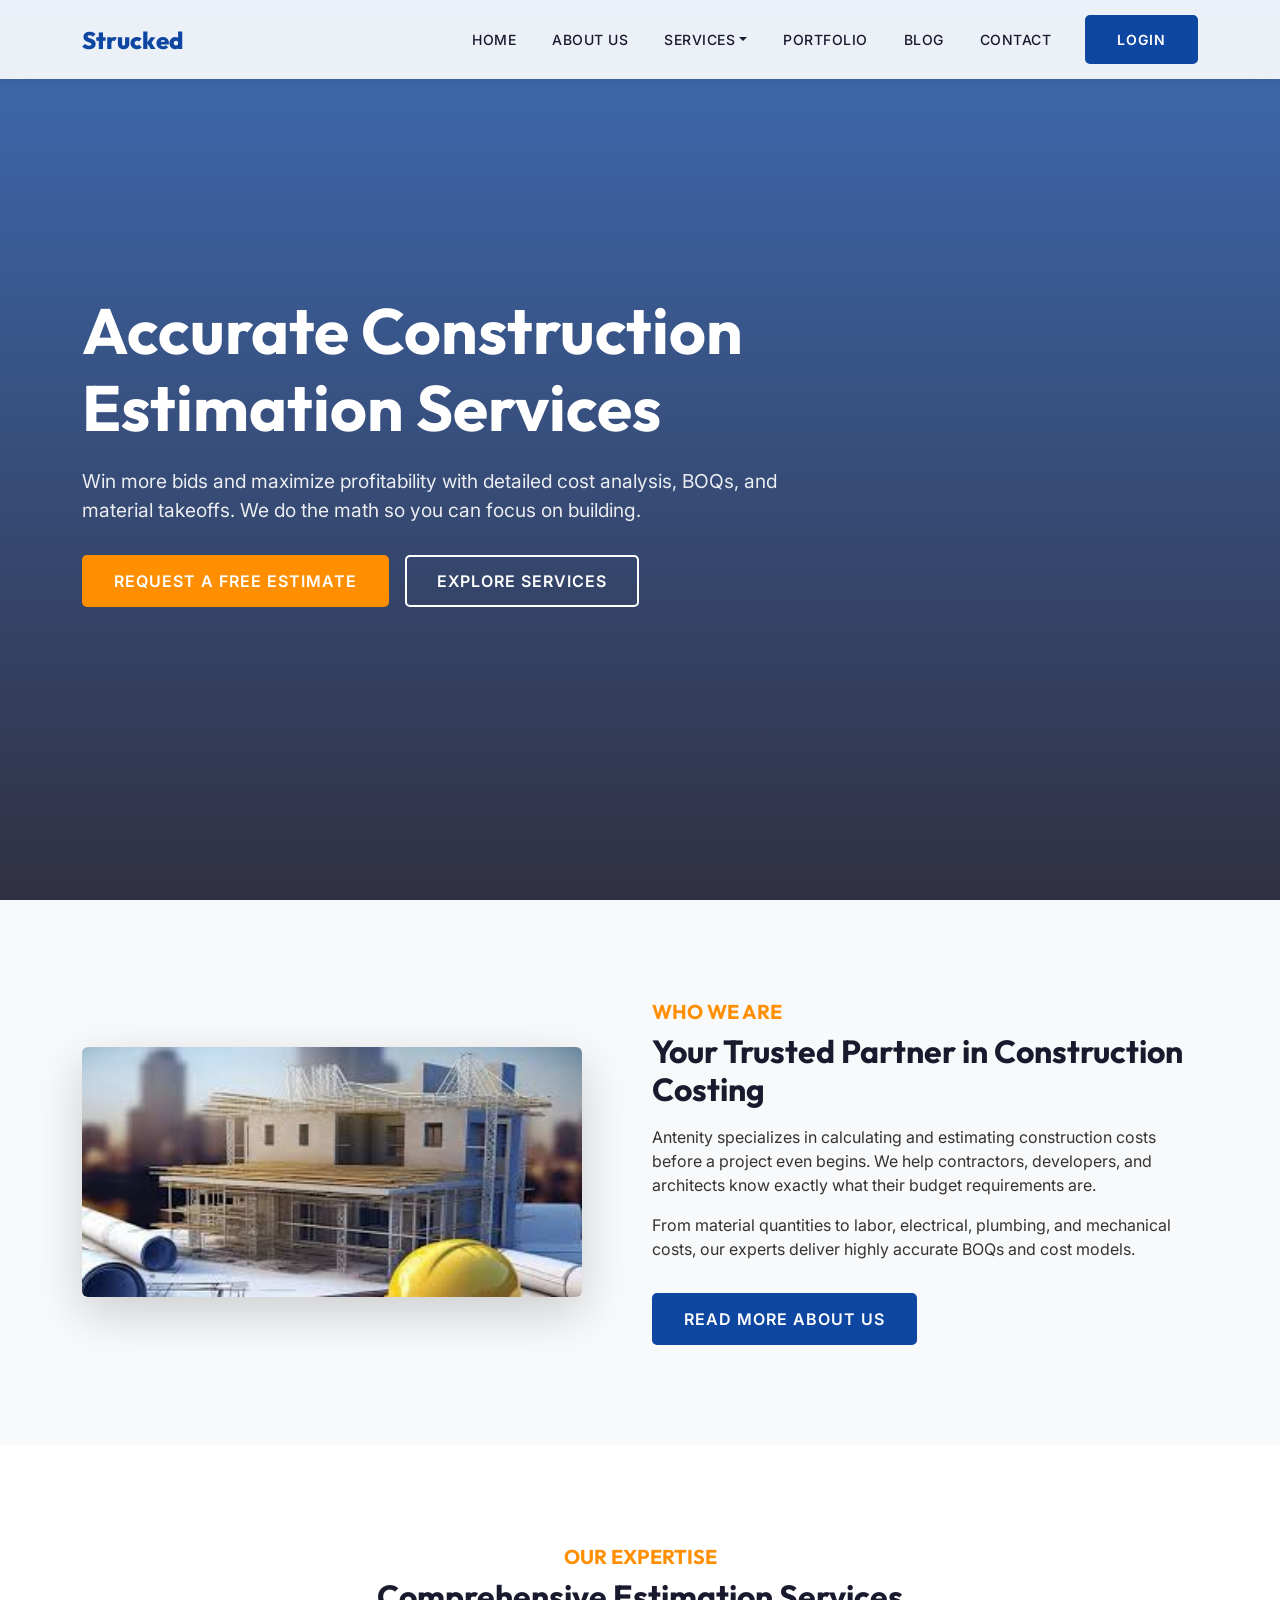
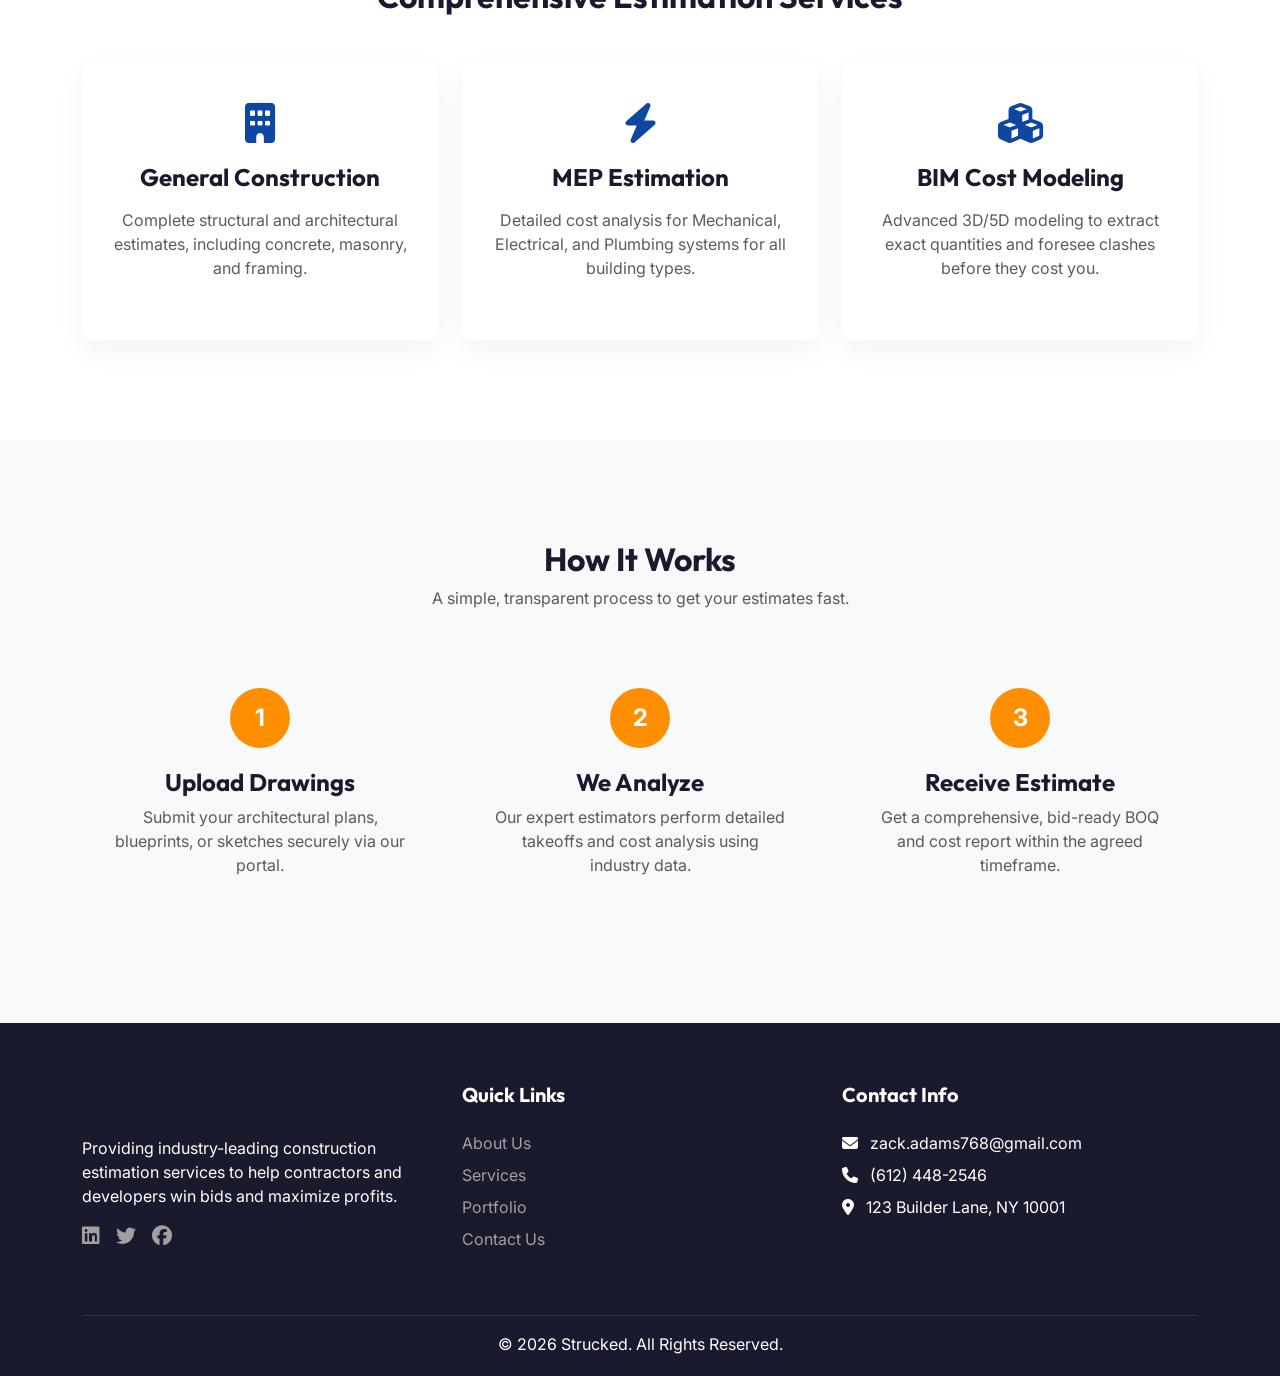
<file: frontend/index.html>
<!DOCTYPE html>
<html lang="en">

<head>
    <meta charset="UTF-8">
    <meta name="viewport" content="width=device-width, initial-scale=1.0">
    <meta name="description" content="Strucked - Professional Construction Estimation Services">
    <title>Strucked | Construction Estimation Services</title>

    <!-- Google Fonts -->
    <link rel="preconnect" href="https://fonts.googleapis.com">
    <link rel="preconnect" href="https://fonts.gstatic.com" crossorigin>
    <link
        href="https://fonts.googleapis.com/css2?family=Inter:wght@300;400;500;600&family=Outfit:wght@400;600;700;800&display=swap"
        rel="stylesheet">

    <!-- Bootstrap 5 CSS -->
    <link href="https://cdn.jsdelivr.net/npm/bootstrap@5.3.0/dist/css/bootstrap.min.css" rel="stylesheet">

    <!-- Font Awesome -->
    <link rel="stylesheet" href="https://cdnjs.cloudflare.com/ajax/libs/font-awesome/6.4.0/css/all.min.css">

    <!-- AOS Animation CSS -->
    <link href="https://unpkg.com/aos@2.3.1/dist/aos.css" rel="stylesheet">

    <!-- Custom CSS -->
    <link rel="stylesheet" href="assets/css/style.css">
</head>

<body>

    <!-- Navbar -->
    <nav class="navbar navbar-expand-lg navbar-light fixed-top">
        <div class="container">
            <a class="navbar-brand" href="index.html"> Strucked</a>
            <button class="navbar-toggler" type="button" data-bs-toggle="collapse" data-bs-target="#navbarNav">
                <span class="navbar-toggler-icon"></span>
            </button>
            <div class="collapse navbar-collapse" id="navbarNav">
                <ul class="navbar-nav ms-auto align-items-center">
                    <li class="nav-item"><a class="nav-link active" href="index.html">Home</a></li>
                    <li class="nav-item"><a class="nav-link" href="about.html">About Us</a></li>
                    <li class="nav-item dropdown">
                        <a class="nav-link dropdown-toggle" href="#" role="button"
                            data-bs-toggle="dropdown">Services</a>
                        <ul class="dropdown-menu">
                            <li><a class="dropdown-item" href="services.html">General Construction</a></li>
                            <li><a class="dropdown-item" href="services.html">Mechanical Estimation</a></li>
                            <li><a class="dropdown-item" href="services.html">Electrical Estimation</a></li>
                            <li><a class="dropdown-item" href="services.html">Plumbing Estimation</a></li>
                            <li><a class="dropdown-item" href="services.html">BIM Cost Modeling</a></li>
                        </ul>
                    </li>
                    <li class="nav-item"><a class="nav-link" href="#">Portfolio</a></li>
                    <li class="nav-item"><a class="nav-link" href="#">Blog</a></li>
                    <li class="nav-item"><a class="nav-link" href="contact.html">Contact</a></li>
                    <li class="nav-item ms-lg-3">
                        <a class="btn btn-primary-custom btn-sm" href="login.html">Login</a>
                    </li>
                </ul>
            </div>
        </div>
    </nav>

    <!-- Hero Section -->
    <section class="hero" id="home">
        <div class="container">
            <div class="row">
                <div class="col-lg-8" data-aos="fade-up">
                    <h1>Accurate Construction Estimation Services</h1>
                    <p>Win more bids and maximize profitability with detailed cost analysis, BOQs, and material
                        takeoffs. We do the math so you can focus on building.</p>
                    <div class="d-flex gap-3">
                        <a href="contact.html" class="btn btn-secondary-custom">Request a Free Estimate</a>
                        <a href="services.html" class="btn btn-primary-custom"
                            style="background: transparent; border-color: white; color: white;">Explore Services</a>
                    </div>
                </div>
            </div>
        </div>
    </section>

    <!-- About Snippet -->
    <section class="section-padding bg-light">
        <div class="container">
            <div class="row align-items-center">
                <div class="col-lg-6 mb-4 mb-lg-0" data-aos="fade-right">
                    <img src="./Media/images.jpg" alt="Construction Plans" class="img-fluid rounded shadow-lg"
                        style="width: 500px;">
                </div>
                <div class="col-lg-6" data-aos="fade-left">
                    <h5 class="text-secondary fw-bold text-uppercase mb-2"
                        style="color: var(--secondary-color) !important;">Who We Are</h5>
                    <h2>Your Trusted Partner in Construction Costing</h2>
                    <p class="mt-3">Antenity specializes in calculating and estimating construction costs before a
                        project even begins. We help contractors, developers, and architects know exactly what their
                        budget requirements are.</p>
                    <p>From material quantities to labor, electrical, plumbing, and mechanical costs, our experts
                        deliver highly accurate BOQs and cost models.</p>
                    <a href="about.html" class="btn btn-primary-custom mt-3">Read More About Us</a>
                </div>
            </div>
        </div>
    </section>

    <!-- Services Section -->
    <section class="section-padding">
        <div class="container">
            <div class="text-center mb-5" data-aos="fade-up">
                <h5 class="text-secondary fw-bold text-uppercase mb-2"
                    style="color: var(--secondary-color) !important;">Our Expertise</h5>
                <h2>Comprehensive Estimation Services</h2>
            </div>
            <div class="row g-4">
                <div class="col-lg-4 col-md-6" data-aos="fade-up" data-aos-delay="100">
                    <div class="service-card text-center">
                        <i class="fas fa-building service-icon"></i>
                        <h4>General Construction</h4>
                        <p class="text-muted mt-3">Complete structural and architectural estimates, including concrete,
                            masonry, and framing.</p>
                    </div>
                </div>
                <div class="col-lg-4 col-md-6" data-aos="fade-up" data-aos-delay="200">
                    <div class="service-card text-center">
                        <i class="fas fa-bolt service-icon"></i>
                        <h4>MEP Estimation</h4>
                        <p class="text-muted mt-3">Detailed cost analysis for Mechanical, Electrical, and Plumbing
                            systems for all building types.</p>
                    </div>
                </div>
                <div class="col-lg-4 col-md-6" data-aos="fade-up" data-aos-delay="300">
                    <div class="service-card text-center">
                        <i class="fas fa-cubes service-icon"></i>
                        <h4>BIM Cost Modeling</h4>
                        <p class="text-muted mt-3">Advanced 3D/5D modeling to extract exact quantities and foresee
                            clashes before they cost you.</p>
                    </div>
                </div>
            </div>
        </div>
    </section>

    <!-- How It Works Section -->
    <section class="section-padding bg-light">
        <div class="container">
            <div class="text-center mb-5" data-aos="fade-up">
                <h2>How It Works</h2>
                <p class="text-muted">A simple, transparent process to get your estimates fast.</p>
            </div>
            <div class="row">
                <div class="col-lg-4" data-aos="fade-up" data-aos-delay="100">
                    <div class="step-card">
                        <div class="step-number">1</div>
                        <h4>Upload Drawings</h4>
                        <p class="text-muted">Submit your architectural plans, blueprints, or sketches securely via our
                            portal.</p>
                    </div>
                </div>
                <div class="col-lg-4" data-aos="fade-up" data-aos-delay="200">
                    <div class="step-card">
                        <div class="step-number">2</div>
                        <h4>We Analyze</h4>
                        <p class="text-muted">Our expert estimators perform detailed takeoffs and cost analysis using
                            industry data.</p>
                    </div>
                </div>
                <div class="col-lg-4" data-aos="fade-up" data-aos-delay="300">
                    <div class="step-card">
                        <div class="step-number">3</div>
                        <h4>Receive Estimate</h4>
                        <p class="text-muted">Get a comprehensive, bid-ready BOQ and cost report within the agreed
                            timeframe.</p>
                    </div>
                </div>
            </div>
        </div>
    </section>

    <!-- Footer -->
    <footer>
        <div class="container">
            <div class="row">
                <div class="col-lg-4 mb-4">
                    <h4 class="mb-4">Strucked</h4>
                    <p>Providing industry-leading construction estimation services to help contractors and developers
                        win bids and maximize profits.</p>
                    <div class="d-flex gap-3 mt-3">
                        <a href="#"><i class="fab fa-linkedin fa-lg"></i></a>
                        <a href="#"><i class="fab fa-twitter fa-lg"></i></a>
                        <a href="#"><i class="fab fa-facebook fa-lg"></i></a>
                    </div>
                </div>
                <div class="col-lg-4 mb-4">
                    <h5 class="mb-4">Quick Links</h5>
                    <ul class="list-unstyled">
                        <li class="mb-2"><a href="about.html">About Us</a></li>
                        <li class="mb-2"><a href="services.html">Services</a></li>
                        <li class="mb-2"><a href="#">Portfolio</a></li>
                        <li class="mb-2"><a href="contact.html">Contact Us</a></li>
                    </ul>
                </div>
                <div class="col-lg-4 mb-4">
                    <h5 class="mb-4">Contact Info</h5>
                    <ul class="list-unstyled">
                        <li class="mb-2"><i class="fas fa-envelope me-2"></i> zack.adams768@gmail.com</li>
                        <li class="mb-2"><i class="fas fa-phone me-2"></i> (612) 448-2546</li>
                        <li class="mb-2"><i class="fas fa-map-marker-alt me-2"></i> 123 Builder Lane, NY 10001</li>
                    </ul>
                </div>
            </div>
            <hr class="mt-4 mb-3 border-secondary">
            <div class="text-center">
                <p class="mb-0">&copy; 2026 Strucked. All Rights Reserved.</p>
            </div>
        </div>
    </footer>

    <!-- Scripts -->
    <script src="https://cdn.jsdelivr.net/npm/bootstrap@5.3.0/dist/js/bootstrap.bundle.min.js"></script>
    <script src="https://unpkg.com/aos@2.3.1/dist/aos.js"></script>
    <script src="assets/js/main.js"></script>
</body>

</html>
</file>
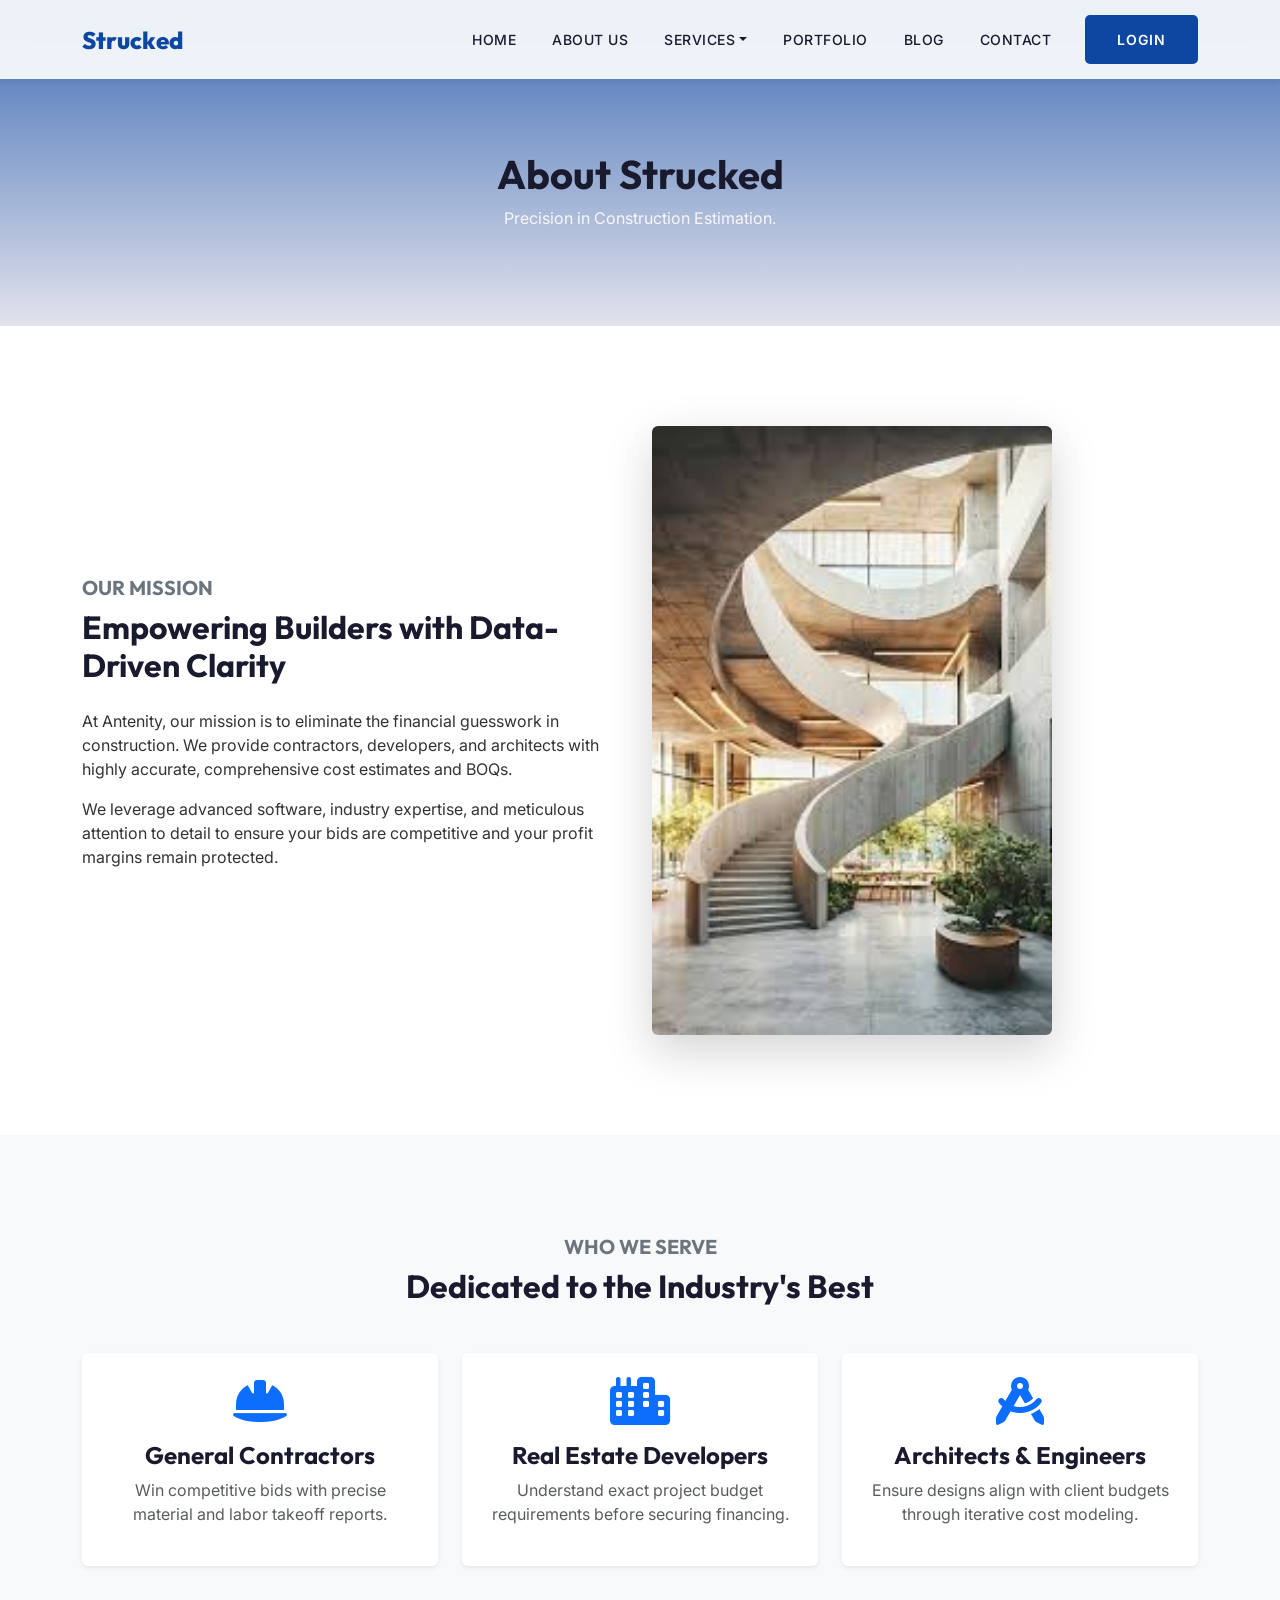
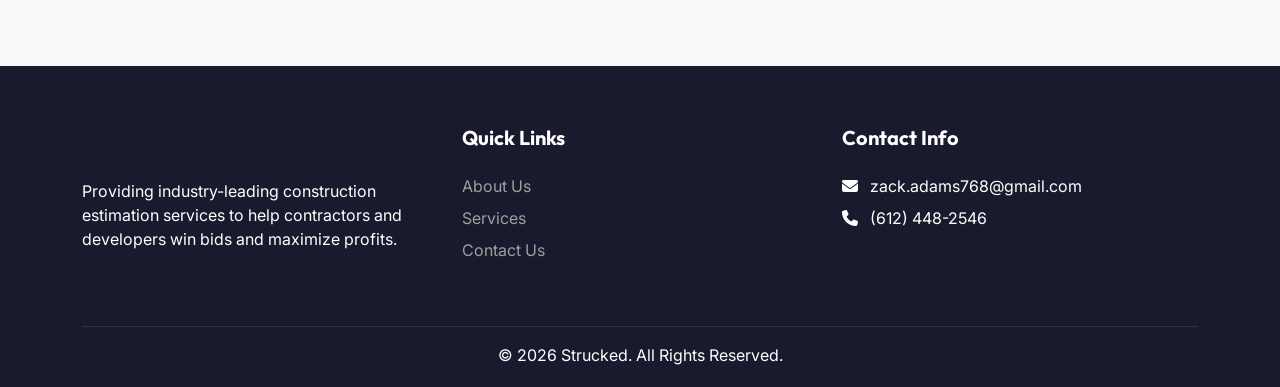
<file: frontend/about.html>
<!DOCTYPE html>
<html lang="en">

<head>
    <meta charset="UTF-8">
    <meta name="viewport" content="width=device-width, initial-scale=1.0">
    <title>Strucked | About Us</title>

    <!-- Google Fonts -->
    <link rel="preconnect" href="https://fonts.googleapis.com">
    <link rel="preconnect" href="https://fonts.gstatic.com" crossorigin>
    <link
        href="https://fonts.googleapis.com/css2?family=Inter:wght@300;400;500;600&family=Outfit:wght@400;600;700;800&display=swap"
        rel="stylesheet">

    <!-- Bootstrap 5 CSS -->
    <link href="https://cdn.jsdelivr.net/npm/bootstrap@5.3.0/dist/css/bootstrap.min.css" rel="stylesheet">

    <!-- Font Awesome -->
    <link rel="stylesheet" href="https://cdnjs.cloudflare.com/ajax/libs/font-awesome/6.4.0/css/all.min.css">

    <!-- AOS Animation CSS -->
    <link href="https://unpkg.com/aos@2.3.1/dist/aos.css" rel="stylesheet">

    <!-- Custom CSS -->
    <link rel="stylesheet" href="assets/css/style.css">

    <style>
        .page-header {
            background: linear-gradient(rgba(13, 71, 161, 0.8), rgba(223, 223, 234, 0.9)), url('https://images.unsplash.com/photo-1504307651254-35680f356dfd?ixlib=rb-4.0.3&auto=format&fit=crop&w=1920&q=80') center/cover;
            padding: 150px 0 80px;
            color: rgb(250, 247, 247);
            text-align: center;
        }
    </style>
</head>

<body>

    <!-- Navbar -->
    <nav class="navbar navbar-expand-lg navbar-light fixed-top">
        <div class="container">
            <a class="navbar-brand" href="index.html">Strucked</a>
            <button class="navbar-toggler" type="button" data-bs-toggle="collapse" data-bs-target="#navbarNav">
                <span class="navbar-toggler-icon"></span>
            </button>
            <div class="collapse navbar-collapse" id="navbarNav">
                <ul class="navbar-nav ms-auto align-items-center">
                    <li class="nav-item"><a class="nav-link" href="index.html">Home</a></li>
                    <li class="nav-item"><a class="nav-link active" href="about.html">About Us</a></li>
                    <li class="nav-item dropdown">
                        <a class="nav-link dropdown-toggle" href="#" role="button"
                            data-bs-toggle="dropdown">Services</a>
                        <ul class="dropdown-menu">
                            <li><a class="dropdown-item" href="services.html">General Construction</a></li>
                            <li><a class="dropdown-item" href="services.html">Mechanical Estimation</a></li>
                            <li><a class="dropdown-item" href="services.html">Electrical Estimation</a></li>
                            <li><a class="dropdown-item" href="services.html">Plumbing Estimation</a></li>
                            <li><a class="dropdown-item" href="services.html">BIM Cost Modeling</a></li>
                        </ul>
                    </li>
                    <li class="nav-item"><a class="nav-link" href="#">Portfolio</a></li>
                    <li class="nav-item"><a class="nav-link" href="#">Blog</a></li>
                    <li class="nav-item"><a class="nav-link" href="contact.html">Contact</a></li>
                    <li class="nav-item ms-lg-3">
                        <a class="btn btn-primary-custom btn-sm" href="login.html">Login</a>
                    </li>
                </ul>
            </div>
        </div>
    </nav>

    <!-- Page Header -->
    <section class="page-header">
        <div class="container">
            <h1 data-aos="fade-up">About Strucked </h1>
            <p data-aos="fade-up" data-aos-delay="100">Precision in Construction Estimation.</p>
        </div>
    </section>

    <!-- Mission & Vision -->
    <section class="section-padding">
        <div class="container">
            <div class="row align-items-center">
                <div class="col-lg-6" data-aos="fade-right">
                    <h5 class="text-secondary fw-bold text-uppercase mb-2">Our Mission</h5>
                    <h2 class="mb-4">Empowering Builders with Data-Driven Clarity</h2>
                    <p>At Antenity, our mission is to eliminate the financial guesswork in construction. We provide
                        contractors, developers, and architects with highly accurate, comprehensive cost estimates and
                        BOQs.</p>
                    <p>We leverage advanced software, industry expertise, and meticulous attention to detail to ensure
                        your bids are competitive and your profit margins remain protected.</p>
                </div>
                <div class="col-lg-6" data-aos="fade-left">
                    <img src="./Media/download.jpg" alt="Engineers working" class="img-fluid rounded shadow-lg"
                        style="width:400px">
                </div>
            </div>
        </div>
    </section>

    <!-- Target Audience Section -->
    <section class="section-padding bg-light">
        <div class="container text-center">
            <div class="mb-5" data-aos="fade-up">
                <h5 class="text-secondary fw-bold text-uppercase mb-2">Who We Serve</h5>
                <h2>Dedicated to the Industry's Best</h2>
            </div>
            <div class="row g-4">
                <div class="col-lg-4" data-aos="fade-up" data-aos-delay="100">
                    <div class="bg-white p-4 rounded shadow-sm h-100">
                        <i class="fas fa-hard-hat fa-3x text-primary mb-3"></i>
                        <h4>General Contractors</h4>
                        <p class="text-muted">Win competitive bids with precise material and labor takeoff reports.</p>
                    </div>
                </div>
                <div class="col-lg-4" data-aos="fade-up" data-aos-delay="200">
                    <div class="bg-white p-4 rounded shadow-sm h-100">
                        <i class="fas fa-city fa-3x text-primary mb-3"></i>
                        <h4>Real Estate Developers</h4>
                        <p class="text-muted">Understand exact project budget requirements before securing financing.
                        </p>
                    </div>
                </div>
                <div class="col-lg-4" data-aos="fade-up" data-aos-delay="300">
                    <div class="bg-white p-4 rounded shadow-sm h-100">
                        <i class="fas fa-drafting-compass fa-3x text-primary mb-3"></i>
                        <h4>Architects & Engineers</h4>
                        <p class="text-muted">Ensure designs align with client budgets through iterative cost modeling.
                        </p>
                    </div>
                </div>
            </div>
        </div>
    </section>

    <!-- Footer -->
    <footer>
        <div class="container">
            <div class="row">
                <div class="col-lg-4 mb-4">
                    <h4 class="mb-4">Strucked</h4>
                    <p>Providing industry-leading construction estimation services to help contractors and developers
                        win bids and maximize profits.</p>
                </div>
                <div class="col-lg-4 mb-4">
                    <h5 class="mb-4">Quick Links</h5>
                    <ul class="list-unstyled">
                        <li class="mb-2"><a href="about.html">About Us</a></li>
                        <li class="mb-2"><a href="services.html">Services</a></li>
                        <li class="mb-2"><a href="contact.html">Contact Us</a></li>
                    </ul>
                </div>
                <div class="col-lg-4 mb-4">
                    <h5 class="mb-4">Contact Info</h5>
                    <ul class="list-unstyled">
                        <li class="mb-2"><i class="fas fa-envelope me-2"></i> zack.adams768@gmail.com</li>
                        <li class="mb-2"><i class="fas fa-phone me-2"></i> (612) 448-2546</li>
                    </ul>
                </div>
            </div>
            <hr class="mt-4 mb-3 border-secondary">
            <div class="text-center">
                <p class="mb-0">&copy; 2026 Strucked. All Rights Reserved.</p>
            </div>
        </div>
    </footer>

    <!-- Scripts -->
    <script src="https://cdn.jsdelivr.net/npm/bootstrap@5.3.0/dist/js/bootstrap.bundle.min.js"></script>
    <script src="https://unpkg.com/aos@2.3.1/dist/aos.js"></script>
    <script src="assets/js/main.js"></script>
</body>

</html>
</file>
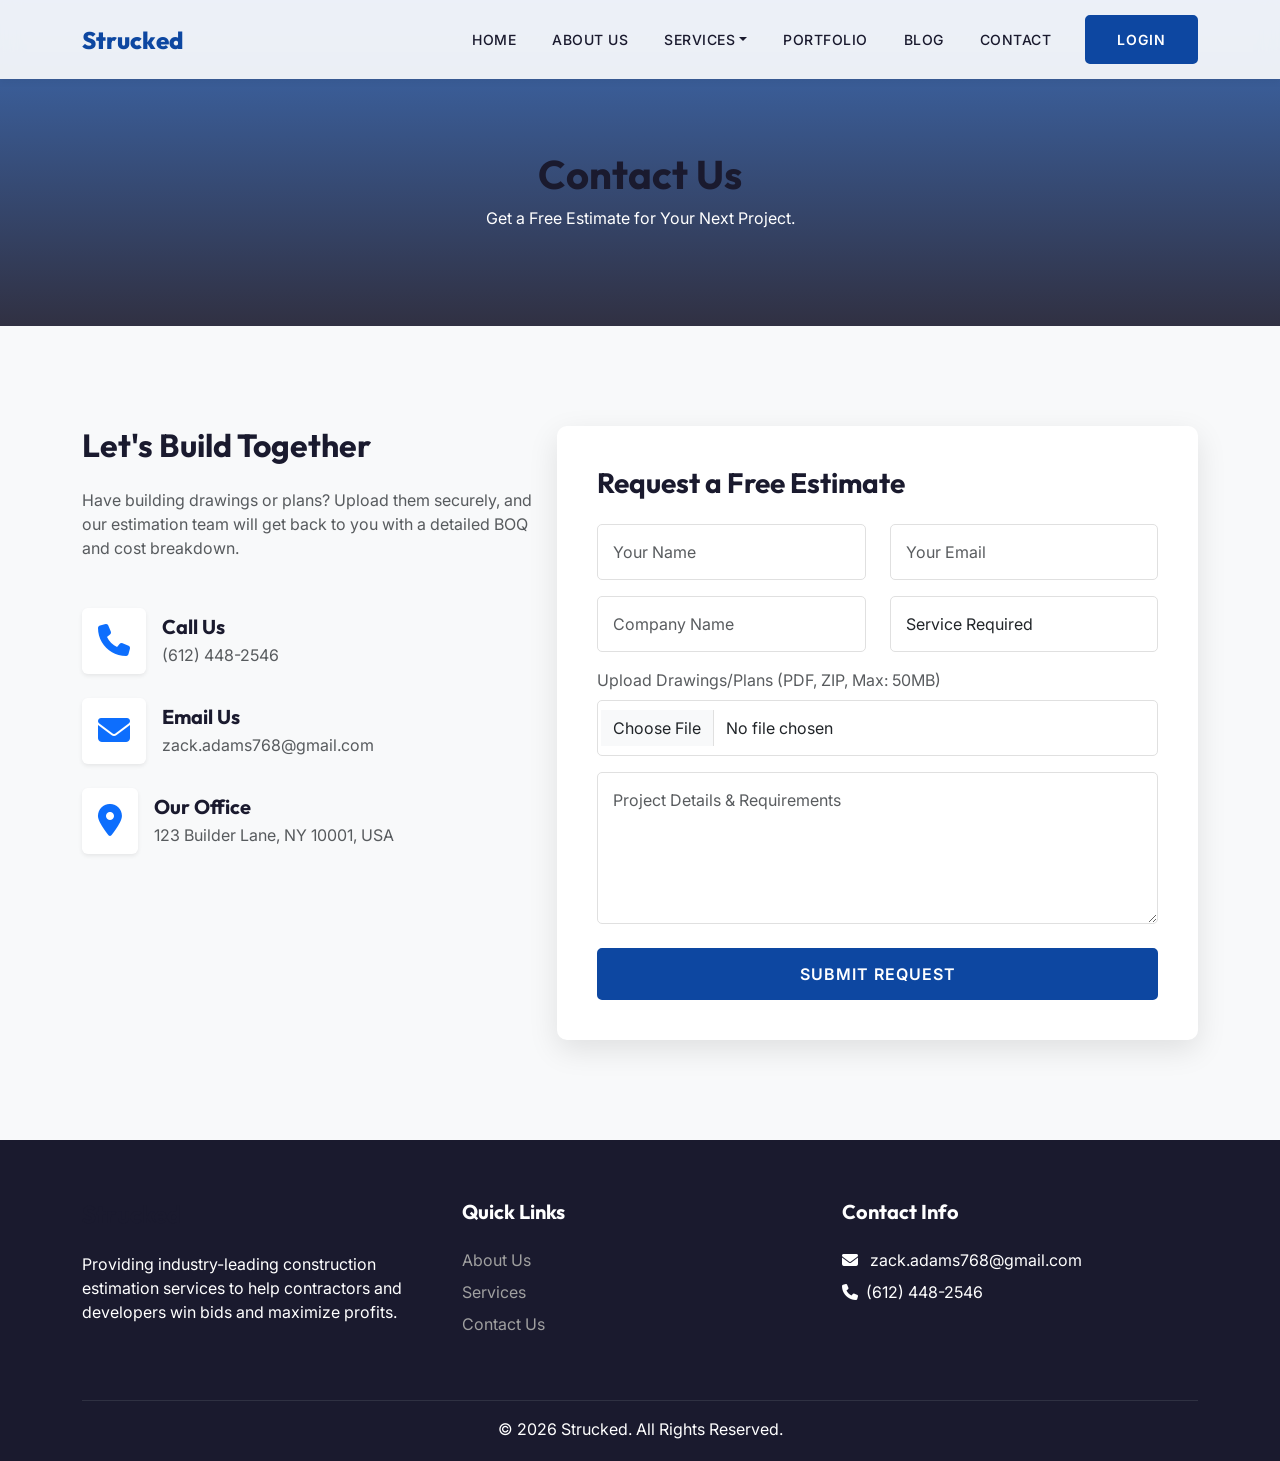
<file: frontend/contact.html>
<!DOCTYPE html>
<html lang="en">

<head>
    <meta charset="UTF-8">
    <meta name="viewport" content="width=device-width, initial-scale=1.0">
    <title>Strucked | Contact Us</title>

    <!-- Google Fonts -->
    <link rel="preconnect" href="https://fonts.googleapis.com">
    <link rel="preconnect" href="https://fonts.gstatic.com" crossorigin>
    <link
        href="https://fonts.googleapis.com/css2?family=Inter:wght@300;400;500;600&family=Outfit:wght@400;600;700;800&display=swap"
        rel="stylesheet">

    <!-- Bootstrap 5 CSS -->
    <link href="https://cdn.jsdelivr.net/npm/bootstrap@5.3.0/dist/css/bootstrap.min.css" rel="stylesheet">

    <!-- Font Awesome -->
    <link rel="stylesheet" href="https://cdnjs.cloudflare.com/ajax/libs/font-awesome/6.4.0/css/all.min.css">

    <!-- AOS Animation CSS -->
    <link href="https://unpkg.com/aos@2.3.1/dist/aos.css" rel="stylesheet">

    <!-- Custom CSS -->
    <link rel="stylesheet" href="assets/css/style.css">

    <style>
        .page-header {
            background: linear-gradient(rgba(13, 71, 161, 0.8), rgba(26, 26, 46, 0.9)), url('https://images.unsplash.com/photo-1516321318423-f06f85e504b3?ixlib=rb-4.0.3&auto=format&fit=crop&w=1920&q=80') center/cover;
            padding: 150px 0 80px;
            color: white;
            text-align: center;
        }

        .contact-form {
            background: white;
            padding: 40px;
            border-radius: 10px;
            box-shadow: 0 10px 30px rgba(0, 0, 0, 0.1);
        }

        .form-control {
            padding: 15px;
            border-radius: 5px;
            border: 1px solid var(--border-color);
        }

        .form-control:focus {
            border-color: var(--primary-color);
            box-shadow: none;
        }
    </style>
</head>

<body>

    <!-- Navbar -->
    <nav class="navbar navbar-expand-lg navbar-light fixed-top">
        <div class="container">
            <a class="navbar-brand" href="index.html">Strucked</a>
            <button class="navbar-toggler" type="button" data-bs-toggle="collapse" data-bs-target="#navbarNav">
                <span class="navbar-toggler-icon"></span>
            </button>
            <div class="collapse navbar-collapse" id="navbarNav">
                <ul class="navbar-nav ms-auto align-items-center">
                    <li class="nav-item"><a class="nav-link" href="index.html">Home</a></li>
                    <li class="nav-item"><a class="nav-link" href="about.html">About Us</a></li>
                    <li class="nav-item dropdown">
                        <a class="nav-link dropdown-toggle" href="#" role="button"
                            data-bs-toggle="dropdown">Services</a>
                        <ul class="dropdown-menu">
                            <li><a class="dropdown-item" href="services.html">General Construction</a></li>
                            <li><a class="dropdown-item" href="services.html">Mechanical Estimation</a></li>
                            <li><a class="dropdown-item" href="services.html">Electrical Estimation</a></li>
                            <li><a class="dropdown-item" href="services.html">Plumbing Estimation</a></li>
                            <li><a class="dropdown-item" href="services.html">BIM Cost Modeling</a></li>
                        </ul>
                    </li>
                    <li class="nav-item"><a class="nav-link" href="#">Portfolio</a></li>
                    <li class="nav-item"><a class="nav-link" href="#">Blog</a></li>
                    <li class="nav-item"><a class="nav-link active" href="contact.html">Contact</a></li>
                    <li class="nav-item ms-lg-3">
                        <a class="btn btn-primary-custom btn-sm" href="login.html">Login</a>
                    </li>
                </ul>
            </div>
        </div>
    </nav>

    <!-- Page Header -->
    <section class="page-header">
        <div class="container">
            <h1 data-aos="fade-up">Contact Us</h1>
            <p data-aos="fade-up" data-aos-delay="100">Get a Free Estimate for Your Next Project.</p>
        </div>
    </section>

    <!-- Contact Section -->
    <section class="section-padding bg-light">
        <div class="container">
            <div class="row">
                <div class="col-lg-5 mb-5 mb-lg-0" data-aos="fade-right">
                    <h2 class="mb-4">Let's Build Together</h2>
                    <p class="text-muted mb-5">Have building drawings or plans? Upload them securely, and our estimation
                        team will get back to you with a detailed BOQ and cost breakdown.</p>

                    <div class="d-flex align-items-center mb-4">
                        <div class="bg-white p-3 rounded shadow-sm text-primary me-3">
                            <i class="fas fa-phone fa-2x"></i>
                        </div>
                        <div>
                            <h5 class="mb-1">Call Us</h5>
                            <p class="mb-0 text-muted">(612) 448-2546</p>
                        </div>
                    </div>

                    <div class="d-flex align-items-center mb-4">
                        <div class="bg-white p-3 rounded shadow-sm text-primary me-3">
                            <i class="fas fa-envelope fa-2x"></i>
                        </div>
                        <div>
                            <h5 class="mb-1">Email Us</h5>
                            <p class="mb-0 text-muted">zack.adams768@gmail.com</p>
                        </div>
                    </div>

                    <div class="d-flex align-items-center mb-4">
                        <div class="bg-white p-3 rounded shadow-sm text-primary me-3">
                            <i class="fas fa-map-marker-alt fa-2x"></i>
                        </div>
                        <div>
                            <h5 class="mb-1">Our Office</h5>
                            <p class="mb-0 text-muted">123 Builder Lane, NY 10001, USA</p>
                        </div>
                    </div>
                </div>

                <div class="col-lg-7" data-aos="fade-left">
                    <div class="contact-form">
                        <h3 class="mb-4">Request a Free Estimate</h3>
                        <form action="#" method="POST" enctype="multipart/form-data">
                            <div class="row">
                                <div class="col-md-6 mb-3">
                                    <input type="text" class="form-control" placeholder="Your Name" required>
                                </div>
                                <div class="col-md-6 mb-3">
                                    <input type="email" class="form-control" placeholder="Your Email" required>
                                </div>
                            </div>
                            <div class="row">
                                <div class="col-md-6 mb-3">
                                    <input type="text" class="form-control" placeholder="Company Name" required>
                                </div>
                                <div class="col-md-6 mb-3">
                                    <select class="form-control" required>
                                        <option value="" disabled selected>Service Required</option>
                                        <option value="general">General Construction Estimation</option>
                                        <option value="mep">MEP Estimation</option>
                                        <option value="bim">BIM Cost Modeling</option>
                                        <option value="other">Other</option>
                                    </select>
                                </div>
                            </div>
                            <div class="mb-3">
                                <label class="form-label text-muted">Upload Drawings/Plans (PDF, ZIP, Max: 50MB)</label>
                                <input type="file" class="form-control" accept=".pdf,.zip,.rar">
                            </div>
                            <div class="mb-4">
                                <textarea class="form-control" rows="5"
                                    placeholder="Project Details & Requirements"></textarea>
                            </div>
                            <button type="submit" class="btn btn-primary-custom w-100">Submit Request</button>
                        </form>
                    </div>
                </div>
            </div>
        </div>
    </section>

    <!-- Footer -->
    <footer>
        <div class="container">
            <div class="row">
                <div class="col-lg-4 mb-4">
                    <h4 class="mb-4">Strucked</h4>
                    <p>Providing industry-leading construction estimation services to help contractors and developers
                        win bids and maximize profits.</p>
                </div>
                <div class="col-lg-4 mb-4">
                    <h5 class="mb-4">Quick Links</h5>
                    <ul class="list-unstyled">
                        <li class="mb-2"><a href="about.html">About Us</a></li>
                        <li class="mb-2"><a href="services.html">Services</a></li>
                        <li class="mb-2"><a href="contact.html">Contact Us</a></li>
                    </ul>
                </div>
                <div class="col-lg-4 mb-4">
                    <h5 class="mb-4">Contact Info</h5>
                    <ul class="list-unstyled">
                        <li class="mb-2"><i class="fas fa-envelope me-2"></i> zack.adams768@gmail.com</li>
                        <li class="mb-2"><i class="fas fa-phone me-2"></i>(612) 448-2546</li>
                    </ul>
                </div>
            </div>
            <hr class="mt-4 mb-3 border-secondary">
            <div class="text-center">
                <p class="mb-0">&copy; 2026 Strucked. All Rights Reserved.</p>
            </div>
        </div>
    </footer>

    <!-- Scripts -->
    <script src="https://cdn.jsdelivr.net/npm/bootstrap@5.3.0/dist/js/bootstrap.bundle.min.js"></script>
    <script src="https://unpkg.com/aos@2.3.1/dist/aos.js"></script>
    <script src="assets/js/main.js"></script>
</body>

</html>
</file>
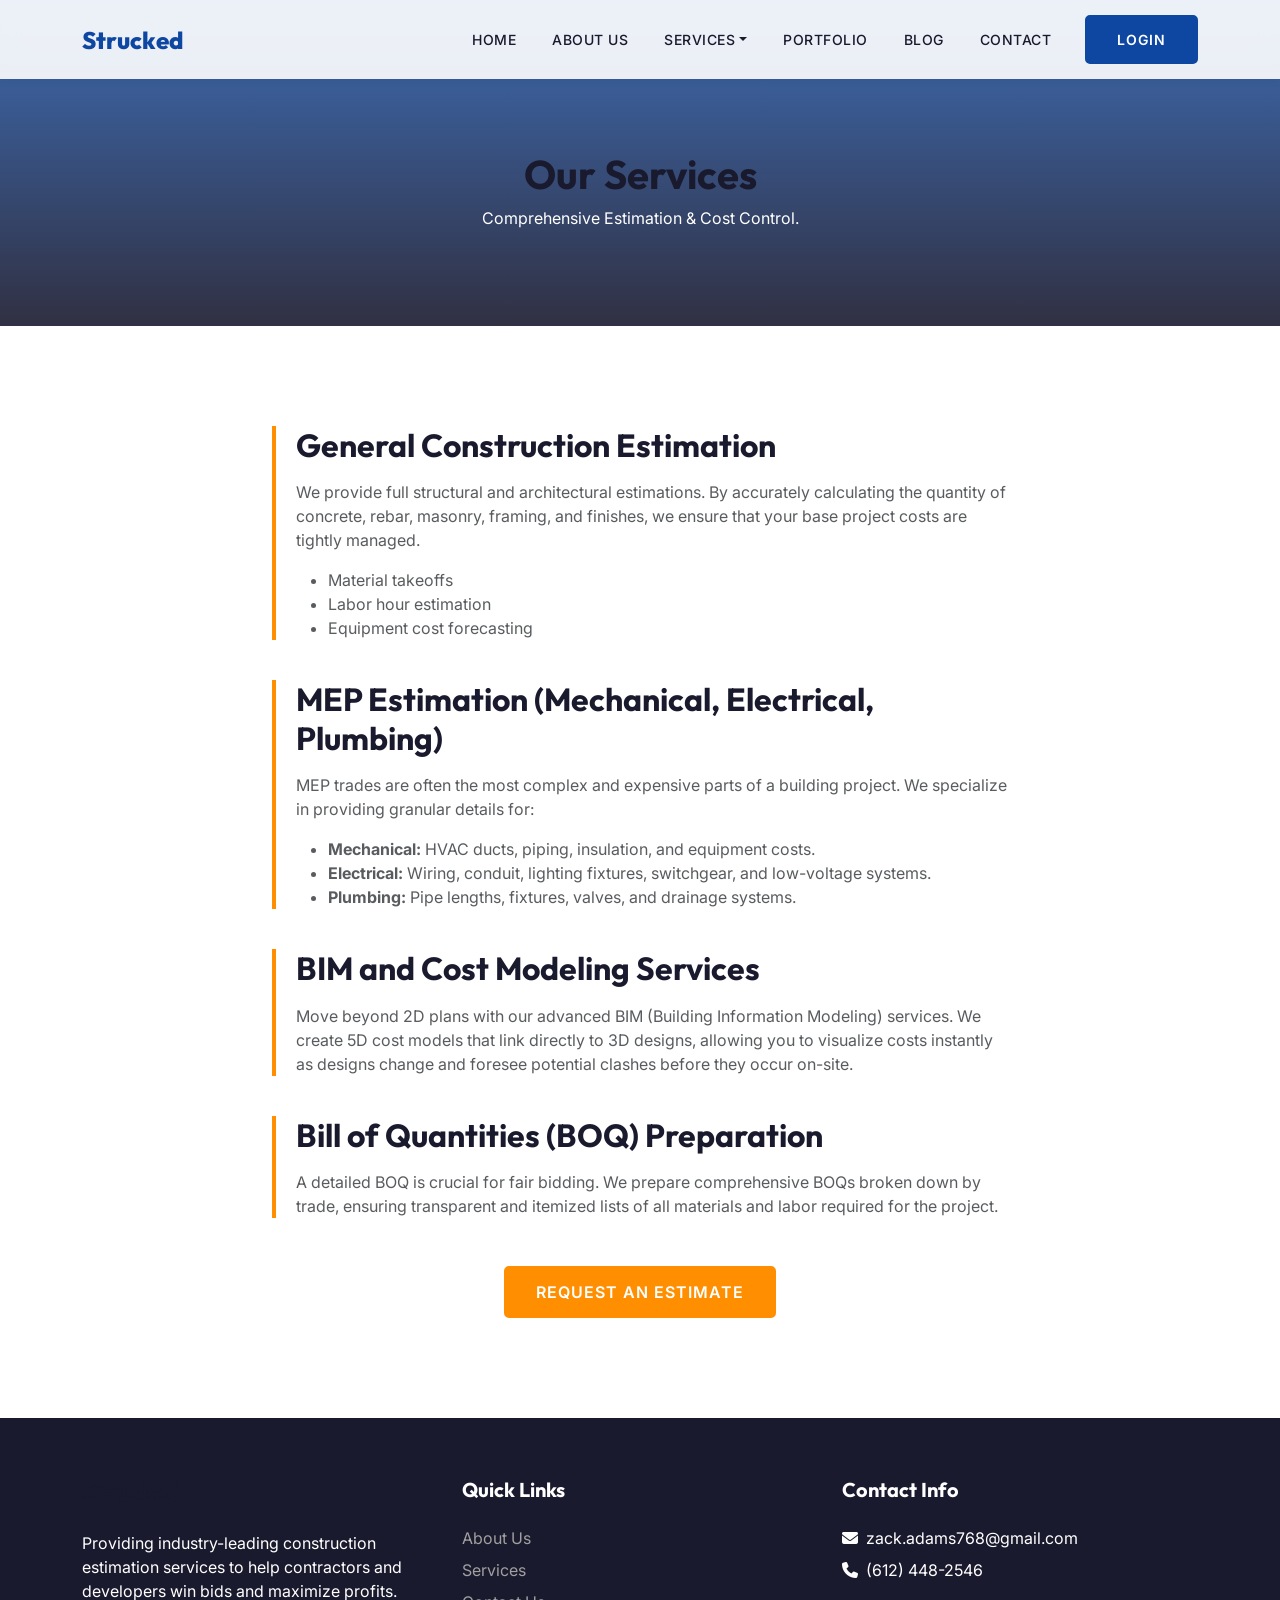
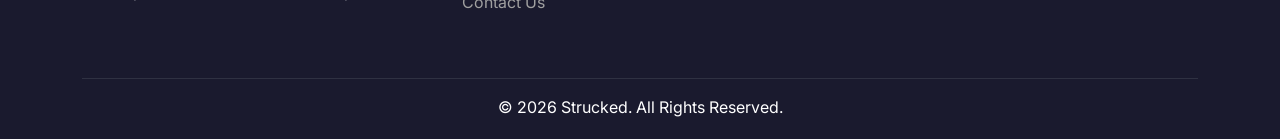
<file: frontend/services.html>
<!DOCTYPE html>
<html lang="en">

<head>
    <meta charset="UTF-8">
    <meta name="viewport" content="width=device-width, initial-scale=1.0">
    <title>Strucked | Our Services</title>

    <!-- Google Fonts -->
    <link rel="preconnect" href="https://fonts.googleapis.com">
    <link rel="preconnect" href="https://fonts.gstatic.com" crossorigin>
    <link
        href="https://fonts.googleapis.com/css2?family=Inter:wght@300;400;500;600&family=Outfit:wght@400;600;700;800&display=swap"
        rel="stylesheet">

    <!-- Bootstrap 5 CSS -->
    <link href="https://cdn.jsdelivr.net/npm/bootstrap@5.3.0/dist/css/bootstrap.min.css" rel="stylesheet">

    <!-- Font Awesome -->
    <link rel="stylesheet" href="https://cdnjs.cloudflare.com/ajax/libs/font-awesome/6.4.0/css/all.min.css">

    <!-- AOS Animation CSS -->
    <link href="https://unpkg.com/aos@2.3.1/dist/aos.css" rel="stylesheet">

    <!-- Custom CSS -->
    <link rel="stylesheet" href="assets/css/style.css">

    <style>
        .page-header {
            background: linear-gradient(rgba(13, 71, 161, 0.8), rgba(26, 26, 46, 0.9)), url('https://images.unsplash.com/photo-1542621334-a254cf47733d?ixlib=rb-4.0.3&auto=format&fit=crop&w=1920&q=80') center/cover;
            padding: 150px 0 80px;
            color: white;
            text-align: center;
        }

        .service-detail-card {
            border-left: 4px solid var(--secondary-color);
            padding-left: 20px;
            margin-bottom: 40px;
        }
    </style>
</head>

<body>

    <!-- Navbar -->
    <nav class="navbar navbar-expand-lg navbar-light fixed-top">
        <div class="container">
            <a class="navbar-brand" href="index.html">Strucked</a>
            <button class="navbar-toggler" type="button" data-bs-toggle="collapse" data-bs-target="#navbarNav">
                <span class="navbar-toggler-icon"></span>
            </button>
            <div class="collapse navbar-collapse" id="navbarNav">
                <ul class="navbar-nav ms-auto align-items-center">
                    <li class="nav-item"><a class="nav-link" href="index.html">Home</a></li>
                    <li class="nav-item"><a class="nav-link" href="about.html">About Us</a></li>
                    <li class="nav-item dropdown">
                        <a class="nav-link dropdown-toggle active" href="#" role="button"
                            data-bs-toggle="dropdown">Services</a>
                        <ul class="dropdown-menu">
                            <li><a class="dropdown-item" href="services.html">General Construction</a></li>
                            <li><a class="dropdown-item" href="services.html">Mechanical Estimation</a></li>
                            <li><a class="dropdown-item" href="services.html">Electrical Estimation</a></li>
                            <li><a class="dropdown-item" href="services.html">Plumbing Estimation</a></li>
                            <li><a class="dropdown-item" href="services.html">BIM Cost Modeling</a></li>
                        </ul>
                    </li>
                    <li class="nav-item"><a class="nav-link" href="#">Portfolio</a></li>
                    <li class="nav-item"><a class="nav-link" href="#">Blog</a></li>
                    <li class="nav-item"><a class="nav-link" href="contact.html">Contact</a></li>
                    <li class="nav-item ms-lg-3">
                        <a class="btn btn-primary-custom btn-sm" href="login.html">Login</a>
                    </li>
                </ul>
            </div>
        </div>
    </nav>

    <!-- Page Header -->
    <section class="page-header">
        <div class="container">
            <h1 data-aos="fade-up">Our Services</h1>
            <p data-aos="fade-up" data-aos-delay="100">Comprehensive Estimation & Cost Control.</p>
        </div>
    </section>

    <!-- Services Detail Section -->
    <section class="section-padding">
        <div class="container">
            <div class="row">
                <div class="col-lg-8 offset-lg-2">

                    <div class="service-detail-card" data-aos="fade-up">
                        <h2>General Construction Estimation</h2>
                        <p class="text-muted mt-3">We provide full structural and architectural estimations. By
                            accurately calculating the quantity of concrete, rebar, masonry, framing, and finishes, we
                            ensure that your base project costs are tightly managed.</p>
                        <ul class="text-muted">
                            <li>Material takeoffs</li>
                            <li>Labor hour estimation</li>
                            <li>Equipment cost forecasting</li>
                        </ul>
                    </div>

                    <div class="service-detail-card" data-aos="fade-up">
                        <h2>MEP Estimation (Mechanical, Electrical, Plumbing)</h2>
                        <p class="text-muted mt-3">MEP trades are often the most complex and expensive parts of a
                            building project. We specialize in providing granular details for:</p>
                        <ul class="text-muted">
                            <li><strong>Mechanical:</strong> HVAC ducts, piping, insulation, and equipment costs.</li>
                            <li><strong>Electrical:</strong> Wiring, conduit, lighting fixtures, switchgear, and
                                low-voltage systems.</li>
                            <li><strong>Plumbing:</strong> Pipe lengths, fixtures, valves, and drainage systems.</li>
                        </ul>
                    </div>

                    <div class="service-detail-card" data-aos="fade-up">
                        <h2>BIM and Cost Modeling Services</h2>
                        <p class="text-muted mt-3">Move beyond 2D plans with our advanced BIM (Building Information
                            Modeling) services. We create 5D cost models that link directly to 3D designs, allowing you
                            to visualize costs instantly as designs change and foresee potential clashes before they
                            occur on-site.</p>
                    </div>

                    <div class="service-detail-card" data-aos="fade-up">
                        <h2>Bill of Quantities (BOQ) Preparation</h2>
                        <p class="text-muted mt-3">A detailed BOQ is crucial for fair bidding. We prepare comprehensive
                            BOQs broken down by trade, ensuring transparent and itemized lists of all materials and
                            labor required for the project.</p>
                    </div>

                    <div class="text-center mt-5" data-aos="fade-up">
                        <a href="contact.html" class="btn btn-secondary-custom">Request an Estimate</a>
                    </div>
                </div>
            </div>
        </div>
    </section>

    <!-- Footer -->
    <footer>
        <div class="container">
            <div class="row">
                <div class="col-lg-4 mb-4">
                    <h4 class="mb-4">Strucked</h4>
                    <p>Providing industry-leading construction estimation services to help contractors and developers
                        win bids and maximize profits.</p>
                </div>
                <div class="col-lg-4 mb-4">
                    <h5 class="mb-4">Quick Links</h5>
                    <ul class="list-unstyled">
                        <li class="mb-2"><a href="about.html">About Us</a></li>
                        <li class="mb-2"><a href="services.html">Services</a></li>
                        <li class="mb-2"><a href="contact.html">Contact Us</a></li>
                    </ul>
                </div>
                <div class="col-lg-4 mb-4">
                    <h5 class="mb-4">Contact Info</h5>
                    <ul class="list-unstyled">
                        <li class="mb-2"><i class="fas fa-envelope me-2"></i>zack.adams768@gmail.com</li>
                        <li class="mb-2"><i class="fas fa-phone me-2"></i>(612) 448-2546</li>
                    </ul>
                </div>
            </div>
            <hr class="mt-4 mb-3 border-secondary">
            <div class="text-center">
                <p class="mb-0">&copy; 2026 Strucked. All Rights Reserved.</p>
            </div>
        </div>
    </footer>

    <!-- Scripts -->
    <script src="https://cdn.jsdelivr.net/npm/bootstrap@5.3.0/dist/js/bootstrap.bundle.min.js"></script>
    <script src="https://unpkg.com/aos@2.3.1/dist/aos.js"></script>
    <script src="assets/js/main.js"></script>
</body>

</html>
</file>
<file: frontend/assets/css/style.css>
/* 
  Antenity - Construction Estimation Services
  Main Stylesheet
*/

:root {
  --primary-color: #0d47a1; /* Professional Dark Blue */
  --secondary-color: #ff8f00; /* Amber/Orange for CTA */
  --dark-color: #1a1a2e; /* Very dark blue/black for text/bg */
  --light-color: #f8f9fa; /* Light grey for sections */
  --text-color: #333333;
  --muted-text: #6c757d;
  --glass-bg: rgba(255, 255, 255, 0.9);
  --border-color: #e0e0e0;
}

body {
  font-family: 'Inter', sans-serif;
  color: var(--text-color);
  overflow-x: hidden;
  background-color: #ffffff;
}

h1, h2, h3, h4, h5, h6 {
  font-family: 'Outfit', sans-serif;
  font-weight: 700;
  color: var(--dark-color);
}

a {
  text-decoration: none;
  transition: all 0.3s ease;
}

/* Custom Buttons */
.btn-primary-custom {
  background-color: var(--primary-color);
  color: #fff;
  border: 2px solid var(--primary-color);
  padding: 12px 30px;
  font-weight: 600;
  border-radius: 5px;
  text-transform: uppercase;
  letter-spacing: 1px;
}

.btn-primary-custom:hover {
  background-color: transparent;
  color: var(--primary-color);
}

.btn-secondary-custom {
  background-color: var(--secondary-color);
  color: #fff;
  border: 2px solid var(--secondary-color);
  padding: 12px 30px;
  font-weight: 600;
  border-radius: 5px;
  text-transform: uppercase;
  letter-spacing: 1px;
}

.btn-secondary-custom:hover {
  background-color: transparent;
  color: var(--secondary-color);
}

/* Navbar */
.navbar {
  background-color: var(--glass-bg);
  backdrop-filter: blur(10px);
  box-shadow: 0 4px 6px rgba(0,0,0,0.05);
  padding: 15px 0;
}
.navbar-brand {
  font-family: 'Outfit', sans-serif;
  font-size: 24px;
  font-weight: 800;
  color: var(--primary-color) !important;
}
.nav-link {
  font-weight: 500;
  color: var(--dark-color) !important;
  margin: 0 10px;
  text-transform: uppercase;
  font-size: 14px;
  letter-spacing: 0.5px;
}
.nav-link:hover {
  color: var(--secondary-color) !important;
}

/* Hero Section */
.hero {
  position: relative;
  height: 100vh;
  display: flex;
  align-items: center;
  background: linear-gradient(rgba(13, 71, 161, 0.8), rgba(26, 26, 46, 0.9)), url('https://images.unsplash.com/photo-1503387762-592deb58ef4e?ixlib=rb-4.0.3&auto=format&fit=crop&w=1920&q=80') center/cover no-repeat;
  color: white;
}
.hero h1 {
  color: white;
  font-size: 4rem;
  margin-bottom: 20px;
}
.hero p {
  font-size: 1.2rem;
  margin-bottom: 30px;
  opacity: 0.9;
}

/* Section Padding */
.section-padding {
  padding: 100px 0;
}

/* Service Cards */
.service-card {
  background: white;
  padding: 40px 30px;
  border-radius: 10px;
  box-shadow: 0 10px 30px rgba(0,0,0,0.05);
  transition: transform 0.3s ease, box-shadow 0.3s ease;
  height: 100%;
  border-bottom: 4px solid transparent;
}
.service-card:hover {
  transform: translateY(-10px);
  box-shadow: 0 15px 40px rgba(0,0,0,0.1);
  border-bottom: 4px solid var(--secondary-color);
}
.service-icon {
  font-size: 40px;
  color: var(--primary-color);
  margin-bottom: 20px;
}

/* How It Works */
.step-card {
  text-align: center;
  padding: 30px;
}
.step-number {
  width: 60px;
  height: 60px;
  background-color: var(--secondary-color);
  color: white;
  border-radius: 50%;
  display: flex;
  align-items: center;
  justify-content: center;
  font-size: 24px;
  font-weight: 700;
  margin: 0 auto 20px;
}

/* Footer */
footer {
  background-color: var(--dark-color);
  color: white;
  padding: 60px 0 20px;
}
footer a {
  color: #a0a0a0;
}
footer a:hover {
  color: var(--secondary-color);
}
footer h5 {
  color: white;
  margin-bottom: 20px;
}

@media (max-width: 768px) {
  .hero h1 {
    font-size: 2.5rem;
  }
}
</file>
